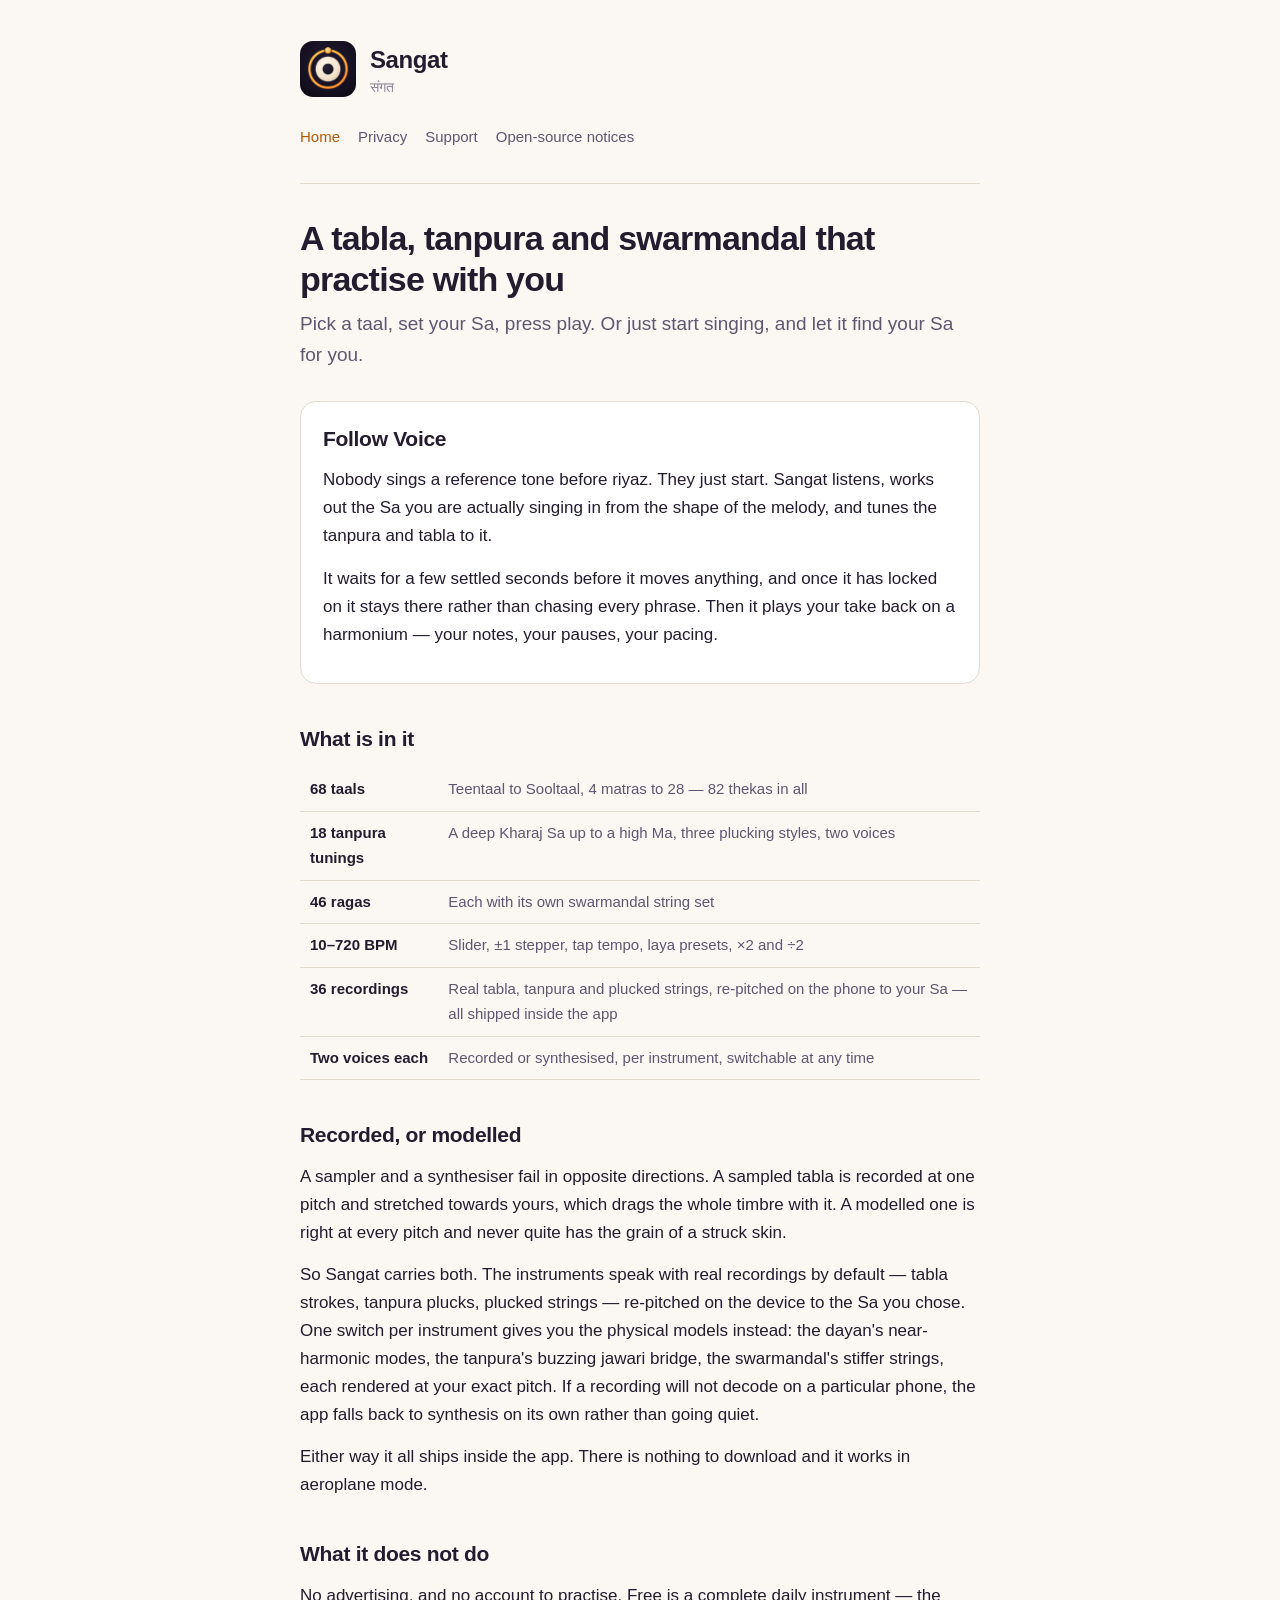
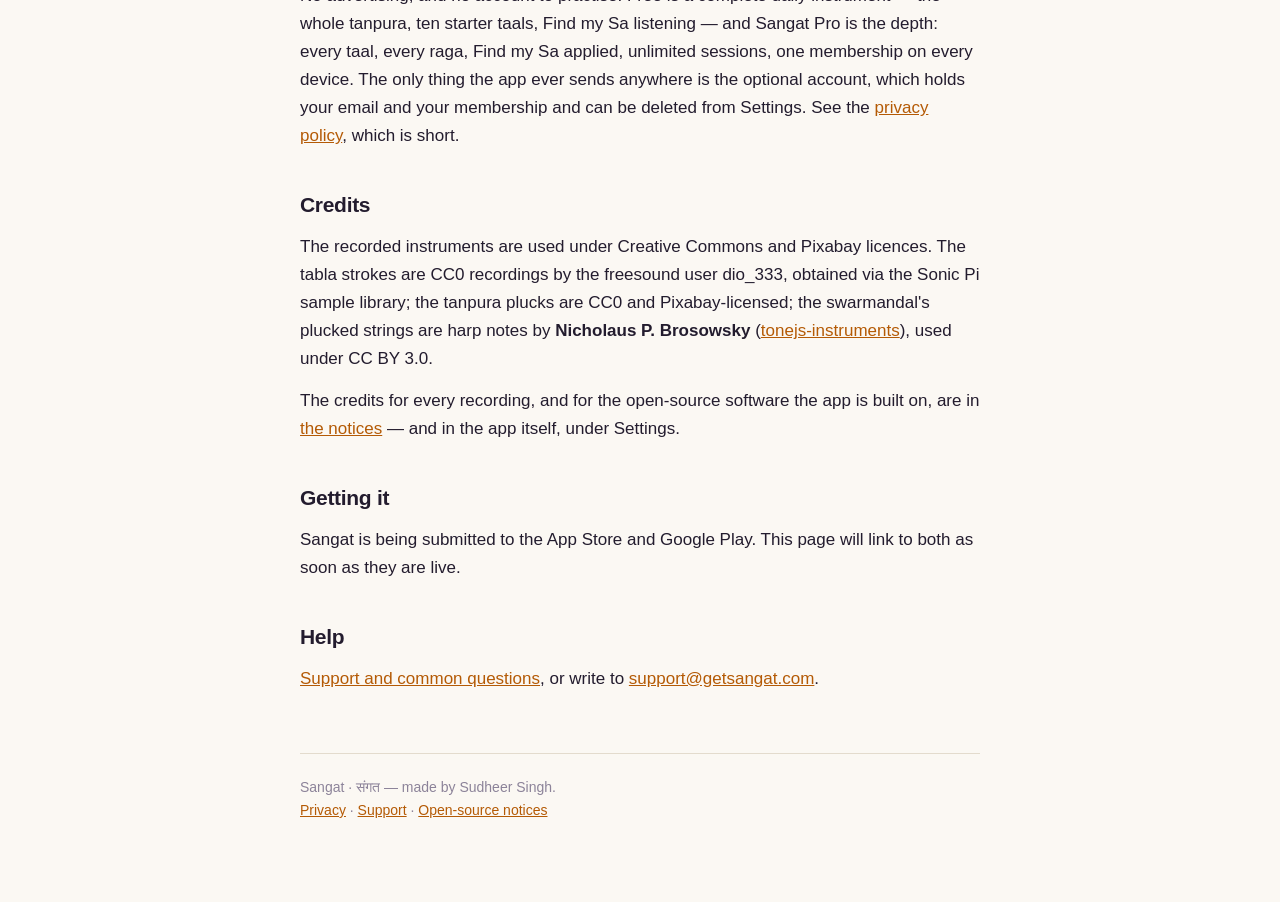
<file: index.html>
<!doctype html>
<html lang="en">
<head>
<meta charset="utf-8">
<meta name="viewport" content="width=device-width, initial-scale=1">
<title>Sangat — tabla, tanpura and swarmandal for riyaz</title>
<meta name="description" content="A tabla, tanpura and swarmandal that practise with you. 68 taals, 18 tanpura tunings, 46 ragas. It listens for your Sa and tunes itself. Recorded instruments; free to practise, with no account.">
<meta property="og:title" content="Sangat — tabla, tanpura and swarmandal for riyaz">
<meta property="og:description" content="68 taals, 18 tanpura tunings, 46 ragas. It listens for your Sa and tunes itself.">
<meta property="og:image" content="og.png">
<meta property="og:type" content="website">
<meta name="twitter:card" content="summary_large_image">
<link rel="stylesheet" href="style.css">
<link rel="icon" href="icon.png">
</head>
<body>
<div class="wrap">

<header>
  <img src="icon.png" alt="">
  <div>
    <div class="name">Sangat</div>
    <div class="script">संगत</div>
  </div>
</header>

<nav>
  <a href="index.html" aria-current="page">Home</a>
  <a href="privacy.html">Privacy</a>
  <a href="support.html">Support</a>
  <a href="notices.txt">Open-source notices</a>
</nav>

<h1>A tabla, tanpura and swarmandal that practise with you</h1>
<p class="lede">Pick a taal, set your Sa, press play. Or just start singing, and let it find your Sa for you.</p>

<div class="card">
  <h2>Follow Voice</h2>
  <p>Nobody sings a reference tone before riyaz. They just start. Sangat listens, works out the Sa you are actually singing in from the shape of the melody, and tunes the tanpura and tabla to it.</p>
  <p>It waits for a few settled seconds before it moves anything, and once it has locked on it stays there rather than chasing every phrase. Then it plays your take back on a harmonium — your notes, your pauses, your pacing.</p>
</div>

<h2>What is in it</h2>
<table>
  <tr><td><strong>68 taals</strong></td><td class="answer">Teentaal to Sooltaal, 4 matras to 28 — 82 thekas in all</td></tr>
  <tr><td><strong>18 tanpura tunings</strong></td><td class="answer">A deep Kharaj Sa up to a high Ma, three plucking styles, two voices</td></tr>
  <tr><td><strong>46 ragas</strong></td><td class="answer">Each with its own swarmandal string set</td></tr>
  <tr><td><strong>10–720 BPM</strong></td><td class="answer">Slider, ±1 stepper, tap tempo, laya presets, ×2 and ÷2</td></tr>
  <tr><td><strong>36 recordings</strong></td><td class="answer">Real tabla, tanpura and plucked strings, re-pitched on the phone to your Sa — all shipped inside the app</td></tr>
  <tr><td><strong>Two voices each</strong></td><td class="answer">Recorded or synthesised, per instrument, switchable at any time</td></tr>
</table>

<h2>Recorded, or modelled</h2>
<p>A sampler and a synthesiser fail in opposite directions. A sampled tabla is recorded at one pitch and stretched towards yours, which drags the whole timbre with it. A modelled one is right at every pitch and never quite has the grain of a struck skin.</p>
<p>So Sangat carries both. The instruments speak with real recordings by default — tabla strokes, tanpura plucks, plucked strings — re-pitched on the device to the Sa you chose. One switch per instrument gives you the physical models instead: the dayan's near-harmonic modes, the tanpura's buzzing jawari bridge, the swarmandal's stiffer strings, each rendered at your exact pitch. If a recording will not decode on a particular phone, the app falls back to synthesis on its own rather than going quiet.</p>
<p>Either way it all ships inside the app. There is nothing to download and it works in aeroplane mode.</p>

<h2>What it does not do</h2>
<p>No advertising, and no account to practise. Free is a complete daily instrument — the whole tanpura, ten starter taals, Find my Sa listening — and Sangat Pro is the depth: every taal, every raga, Find my Sa applied, unlimited sessions, one membership on every device. The only thing the app ever sends anywhere is the optional account, which holds your email and your membership and can be deleted from Settings. See the <a href="privacy.html">privacy policy</a>, which is short.</p>

<h2>Credits</h2>
<p>The recorded instruments are used under Creative Commons and Pixabay licences. The tabla strokes are CC0 recordings by the freesound user dio_333, obtained via the Sonic Pi sample library; the tanpura plucks are CC0 and Pixabay-licensed; the swarmandal's plucked strings are harp notes by <strong>Nicholaus P. Brosowsky</strong> (<a href="https://github.com/nbrosowsky/tonejs-instruments">tonejs-instruments</a>), used under CC BY 3.0.</p>
<p>The credits for every recording, and for the open-source software the app is built on, are in <a href="notices.txt">the notices</a> — and in the app itself, under Settings.</p>

<h2>Getting it</h2>
<p>Sangat is being submitted to the App Store and Google Play. This page will link to both as soon as they are live.</p>

<h2>Help</h2>
<p><a href="support.html">Support and common questions</a>, or write to <a href="mailto:support@getsangat.com">support@getsangat.com</a>.</p>

<footer>
  Sangat · संगत — made by Sudheer Singh.<br>
  <a href="privacy.html">Privacy</a> · <a href="support.html">Support</a> · <a href="notices.txt">Open-source notices</a>
</footer>

</div>
</body>
</html>
</file>
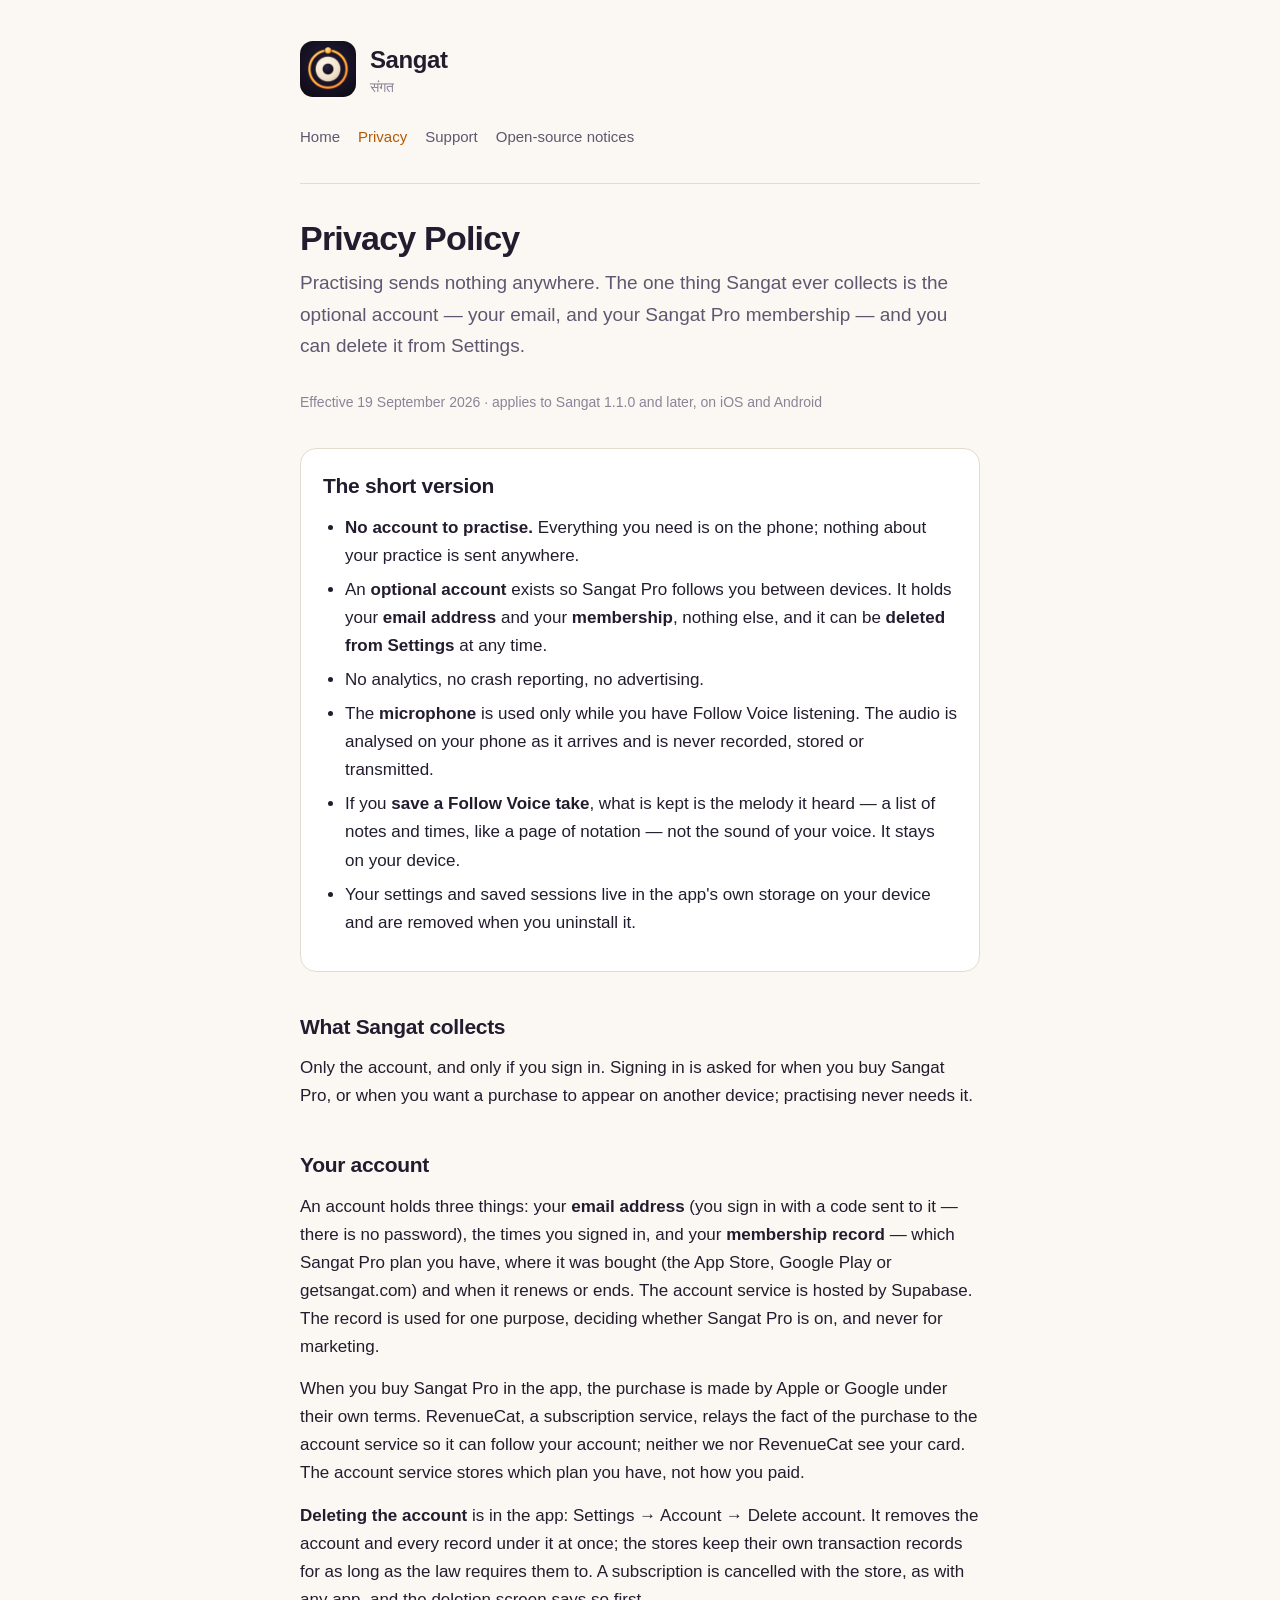
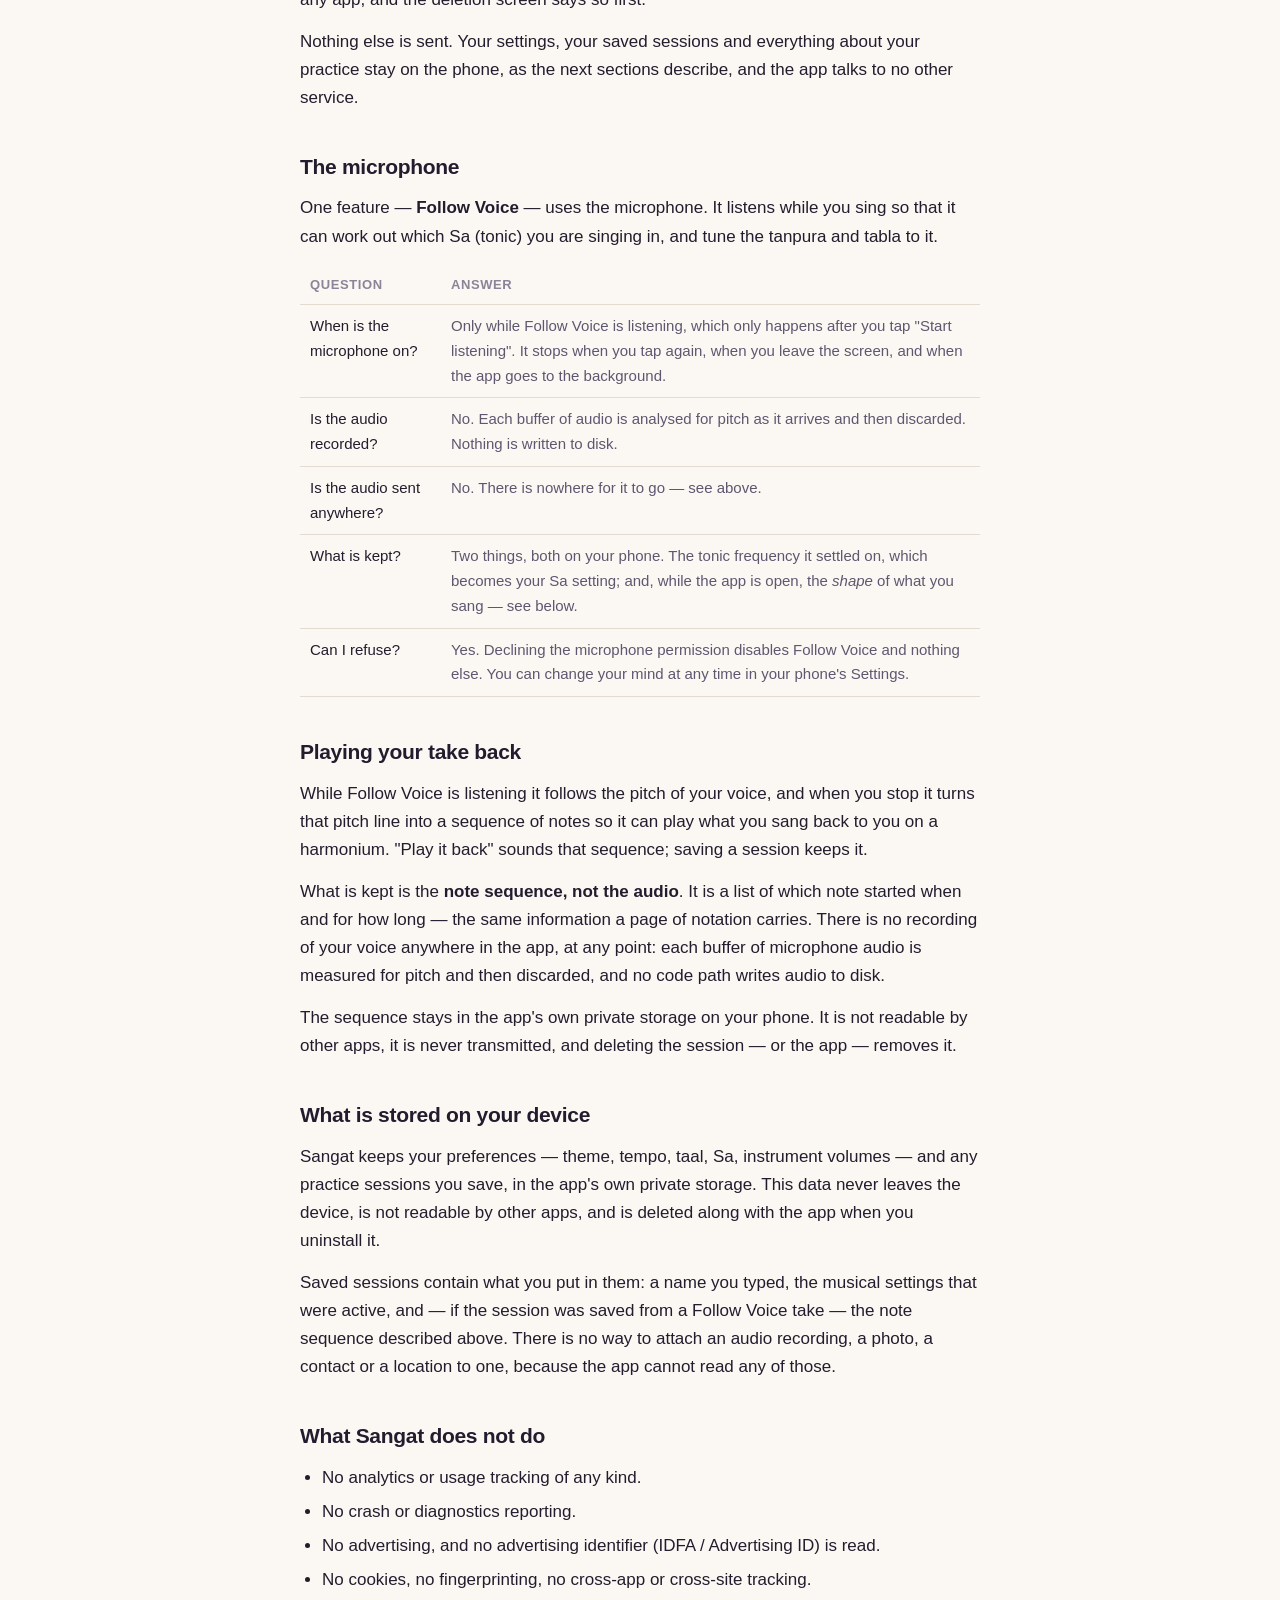
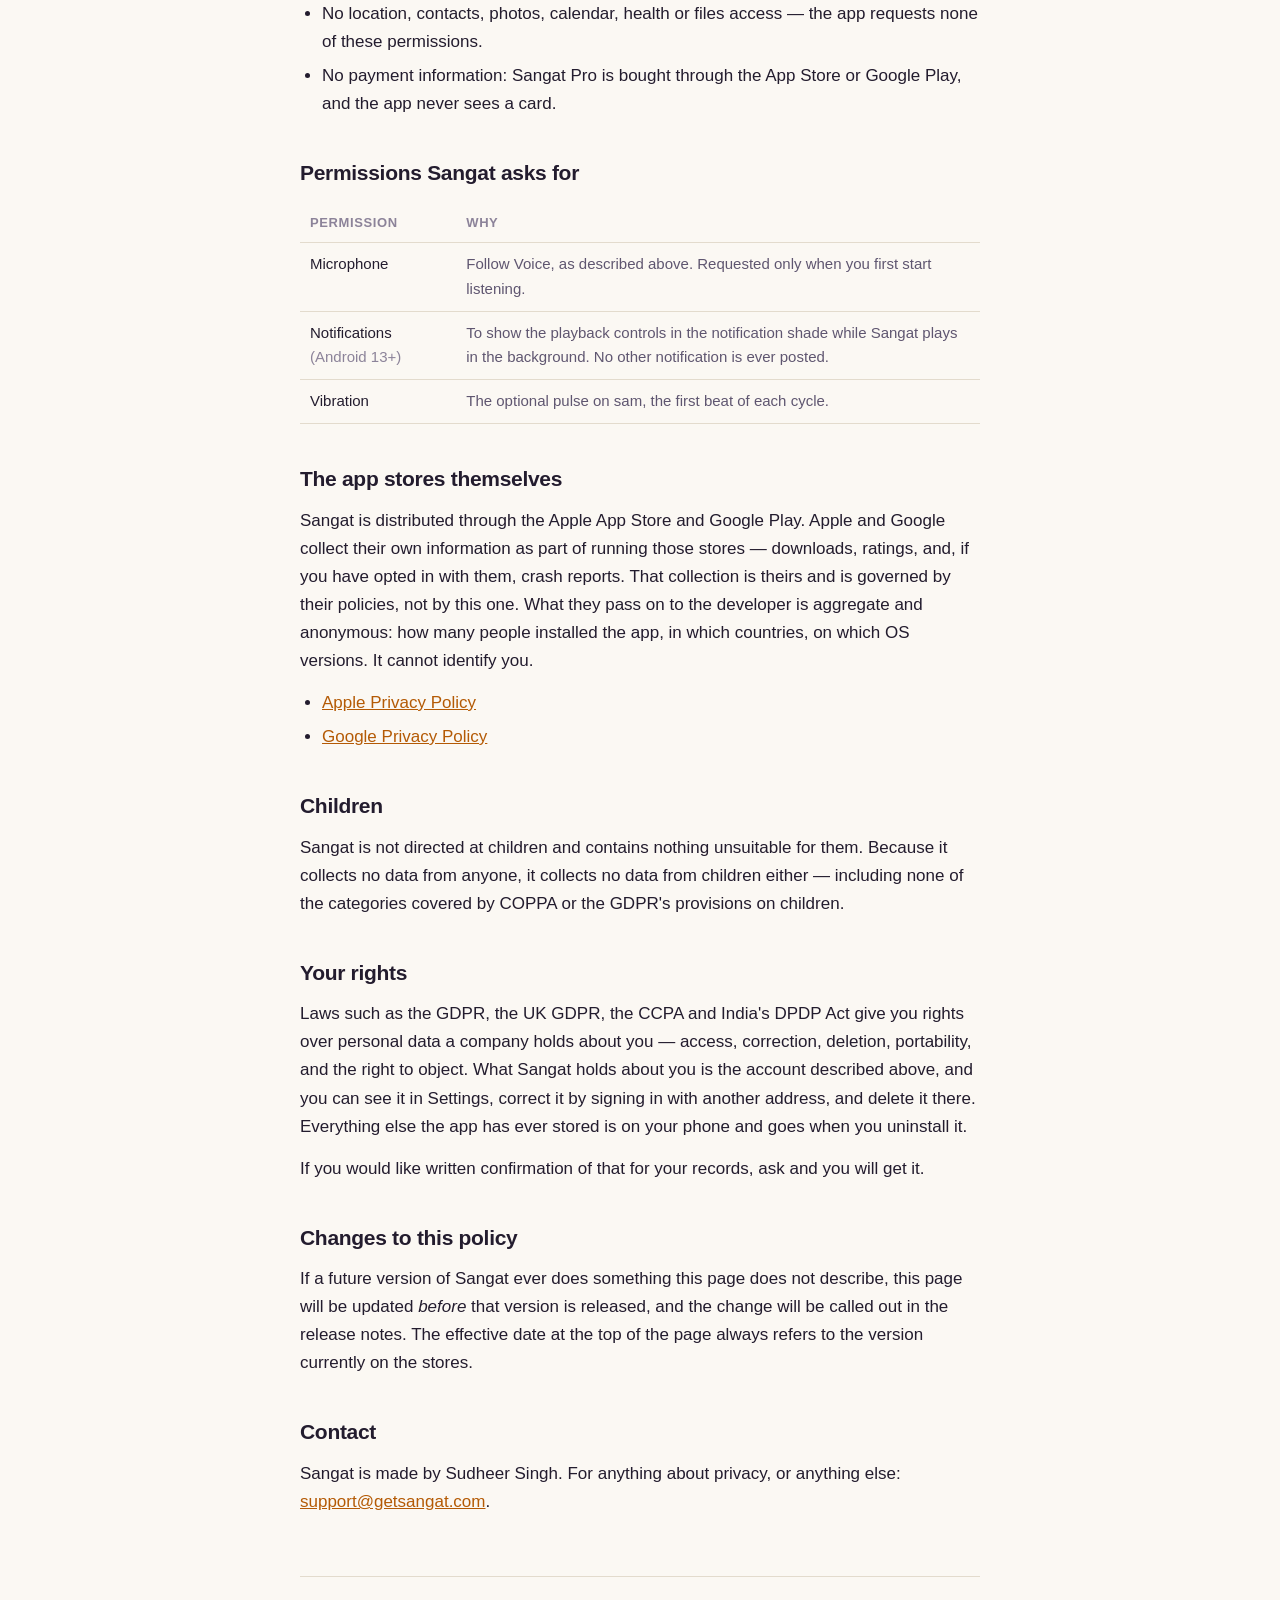
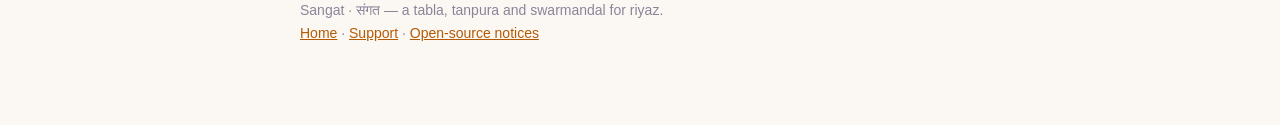
<file: privacy.html>
<!doctype html>
<html lang="en">
<head>
<meta charset="utf-8">
<meta name="viewport" content="width=device-width, initial-scale=1">
<title>Privacy Policy — Sangat</title>
<meta name="description" content="What Sangat keeps on your phone, what the optional account holds, what the microphone is used for, and how to delete everything.">
<link rel="stylesheet" href="style.css">
<link rel="icon" href="icon.png">
</head>
<body>
<div class="wrap">

<header>
  <img src="icon.png" alt="">
  <div>
    <div class="name">Sangat</div>
    <div class="script">संगत</div>
  </div>
</header>

<nav>
  <a href="index.html">Home</a>
  <a href="privacy.html" aria-current="page">Privacy</a>
  <a href="support.html">Support</a>
  <a href="notices.txt">Open-source notices</a>
</nav>

<h1>Privacy Policy</h1>
<p class="lede">Practising sends nothing anywhere. The one thing Sangat ever collects is the optional account — your email, and your Sangat Pro membership — and you can delete it from Settings.</p>
<p class="date">Effective 19 September 2026 · applies to Sangat 1.1.0 and later, on iOS and Android</p>

<div class="card">
  <h2>The short version</h2>
  <ul>
    <li><strong>No account to practise.</strong> Everything you need is on the phone; nothing about your practice is sent anywhere.</li>
    <li>An <strong>optional account</strong> exists so Sangat Pro follows you between devices. It holds your <strong>email address</strong> and your <strong>membership</strong>, nothing else, and it can be <strong>deleted from Settings</strong> at any time.</li>
    <li>No analytics, no crash reporting, no advertising.</li>
    <li>The <strong>microphone</strong> is used only while you have Follow Voice listening. The audio is analysed on your phone as it arrives and is never recorded, stored or transmitted.</li>
    <li>If you <strong>save a Follow Voice take</strong>, what is kept is the melody it heard — a list of notes and times, like a page of notation — not the sound of your voice. It stays on your device.</li>
    <li>Your settings and saved sessions live in the app's own storage on your device and are removed when you uninstall it.</li>
  </ul>
</div>

<h2>What Sangat collects</h2>
<p>Only the account, and only if you sign in. Signing in is asked for when you buy Sangat Pro, or when you want a purchase to appear on another device; practising never needs it.</p>
<h2>Your account</h2>
<p>An account holds three things: your <strong>email address</strong> (you sign in with a code sent to it — there is no password), the times you signed in, and your <strong>membership record</strong> — which Sangat Pro plan you have, where it was bought (the App Store, Google Play or getsangat.com) and when it renews or ends. The account service is hosted by Supabase. The record is used for one purpose, deciding whether Sangat Pro is on, and never for marketing.</p>
<p>When you buy Sangat Pro in the app, the purchase is made by Apple or Google under their own terms. RevenueCat, a subscription service, relays the fact of the purchase to the account service so it can follow your account; neither we nor RevenueCat see your card. The account service stores which plan you have, not how you paid.</p>
<p><strong>Deleting the account</strong> is in the app: Settings → Account → Delete account. It removes the account and every record under it at once; the stores keep their own transaction records for as long as the law requires them to. A subscription is cancelled with the store, as with any app, and the deletion screen says so first.</p>
<p>Nothing else is sent. Your settings, your saved sessions and everything about your practice stay on the phone, as the next sections describe, and the app talks to no other service.</p>

<h2>The microphone</h2>
<p>One feature — <strong>Follow Voice</strong> — uses the microphone. It listens while you sing so that it can work out which Sa (tonic) you are singing in, and tune the tanpura and tabla to it.</p>
<table>
  <tr><th>Question</th><th>Answer</th></tr>
  <tr><td>When is the microphone on?</td><td class="answer">Only while Follow Voice is listening, which only happens after you tap "Start listening". It stops when you tap again, when you leave the screen, and when the app goes to the background.</td></tr>
  <tr><td>Is the audio recorded?</td><td class="answer">No. Each buffer of audio is analysed for pitch as it arrives and then discarded. Nothing is written to disk.</td></tr>
  <tr><td>Is the audio sent anywhere?</td><td class="answer">No. There is nowhere for it to go — see above.</td></tr>
  <tr><td>What is kept?</td><td class="answer">Two things, both on your phone. The tonic frequency it settled on, which becomes your Sa setting; and, while the app is open, the <em>shape</em> of what you sang — see below.</td></tr>
  <tr><td>Can I refuse?</td><td class="answer">Yes. Declining the microphone permission disables Follow Voice and nothing else. You can change your mind at any time in your phone's Settings.</td></tr>
</table>

<h2>Playing your take back</h2>
<p>While Follow Voice is listening it follows the pitch of your voice, and when you stop it turns that pitch line into a sequence of notes so it can play what you sang back to you on a harmonium. "Play it back" sounds that sequence; saving a session keeps it.</p>
<p>What is kept is the <strong>note sequence, not the audio</strong>. It is a list of which note started when and for how long — the same information a page of notation carries. There is no recording of your voice anywhere in the app, at any point: each buffer of microphone audio is measured for pitch and then discarded, and no code path writes audio to disk.</p>
<p>The sequence stays in the app's own private storage on your phone. It is not readable by other apps, it is never transmitted, and deleting the session — or the app — removes it.</p>

<h2>What is stored on your device</h2>
<p>Sangat keeps your preferences — theme, tempo, taal, Sa, instrument volumes — and any practice sessions you save, in the app's own private storage. This data never leaves the device, is not readable by other apps, and is deleted along with the app when you uninstall it.</p>
<p>Saved sessions contain what you put in them: a name you typed, the musical settings that were active, and — if the session was saved from a Follow Voice take — the note sequence described above. There is no way to attach an audio recording, a photo, a contact or a location to one, because the app cannot read any of those.</p>

<h2>What Sangat does not do</h2>
<ul>
  <li>No analytics or usage tracking of any kind.</li>
  <li>No crash or diagnostics reporting.</li>
  <li>No advertising, and no advertising identifier (IDFA / Advertising ID) is read.</li>
  <li>No cookies, no fingerprinting, no cross-app or cross-site tracking.</li>
  <li>No location, contacts, photos, calendar, health or files access — the app requests none of these permissions.</li>
  <li>No payment information: Sangat Pro is bought through the App Store or Google Play, and the app never sees a card.</li>
</ul>

<h2>Permissions Sangat asks for</h2>
<table>
  <tr><th>Permission</th><th>Why</th></tr>
  <tr><td>Microphone</td><td class="answer">Follow Voice, as described above. Requested only when you first start listening.</td></tr>
  <tr><td>Notifications <span style="color:var(--faint)">(Android 13+)</span></td><td class="answer">To show the playback controls in the notification shade while Sangat plays in the background. No other notification is ever posted.</td></tr>
  <tr><td>Vibration</td><td class="answer">The optional pulse on sam, the first beat of each cycle.</td></tr>
</table>

<h2>The app stores themselves</h2>
<p>Sangat is distributed through the Apple App Store and Google Play. Apple and Google collect their own information as part of running those stores — downloads, ratings, and, if you have opted in with them, crash reports. That collection is theirs and is governed by their policies, not by this one. What they pass on to the developer is aggregate and anonymous: how many people installed the app, in which countries, on which OS versions. It cannot identify you.</p>
<ul>
  <li><a href="https://www.apple.com/legal/privacy/">Apple Privacy Policy</a></li>
  <li><a href="https://policies.google.com/privacy">Google Privacy Policy</a></li>
</ul>

<h2>Children</h2>
<p>Sangat is not directed at children and contains nothing unsuitable for them. Because it collects no data from anyone, it collects no data from children either — including none of the categories covered by COPPA or the GDPR's provisions on children.</p>

<h2>Your rights</h2>
<p>Laws such as the GDPR, the UK GDPR, the CCPA and India's DPDP Act give you rights over personal data a company holds about you — access, correction, deletion, portability, and the right to object. What Sangat holds about you is the account described above, and you can see it in Settings, correct it by signing in with another address, and delete it there. Everything else the app has ever stored is on your phone and goes when you uninstall it.</p>
<p>If you would like written confirmation of that for your records, ask and you will get it.</p>

<h2>Changes to this policy</h2>
<p>If a future version of Sangat ever does something this page does not describe, this page will be updated <em>before</em> that version is released, and the change will be called out in the release notes. The effective date at the top of the page always refers to the version currently on the stores.</p>

<h2>Contact</h2>
<p>Sangat is made by Sudheer Singh. For anything about privacy, or anything else: <a href="mailto:support@getsangat.com">support@getsangat.com</a>.</p>

<footer>
  Sangat · संगत — a tabla, tanpura and swarmandal for riyaz.<br>
  <a href="index.html">Home</a> · <a href="support.html">Support</a> · <a href="notices.txt">Open-source notices</a>
</footer>

</div>
</body>
</html>
</file>
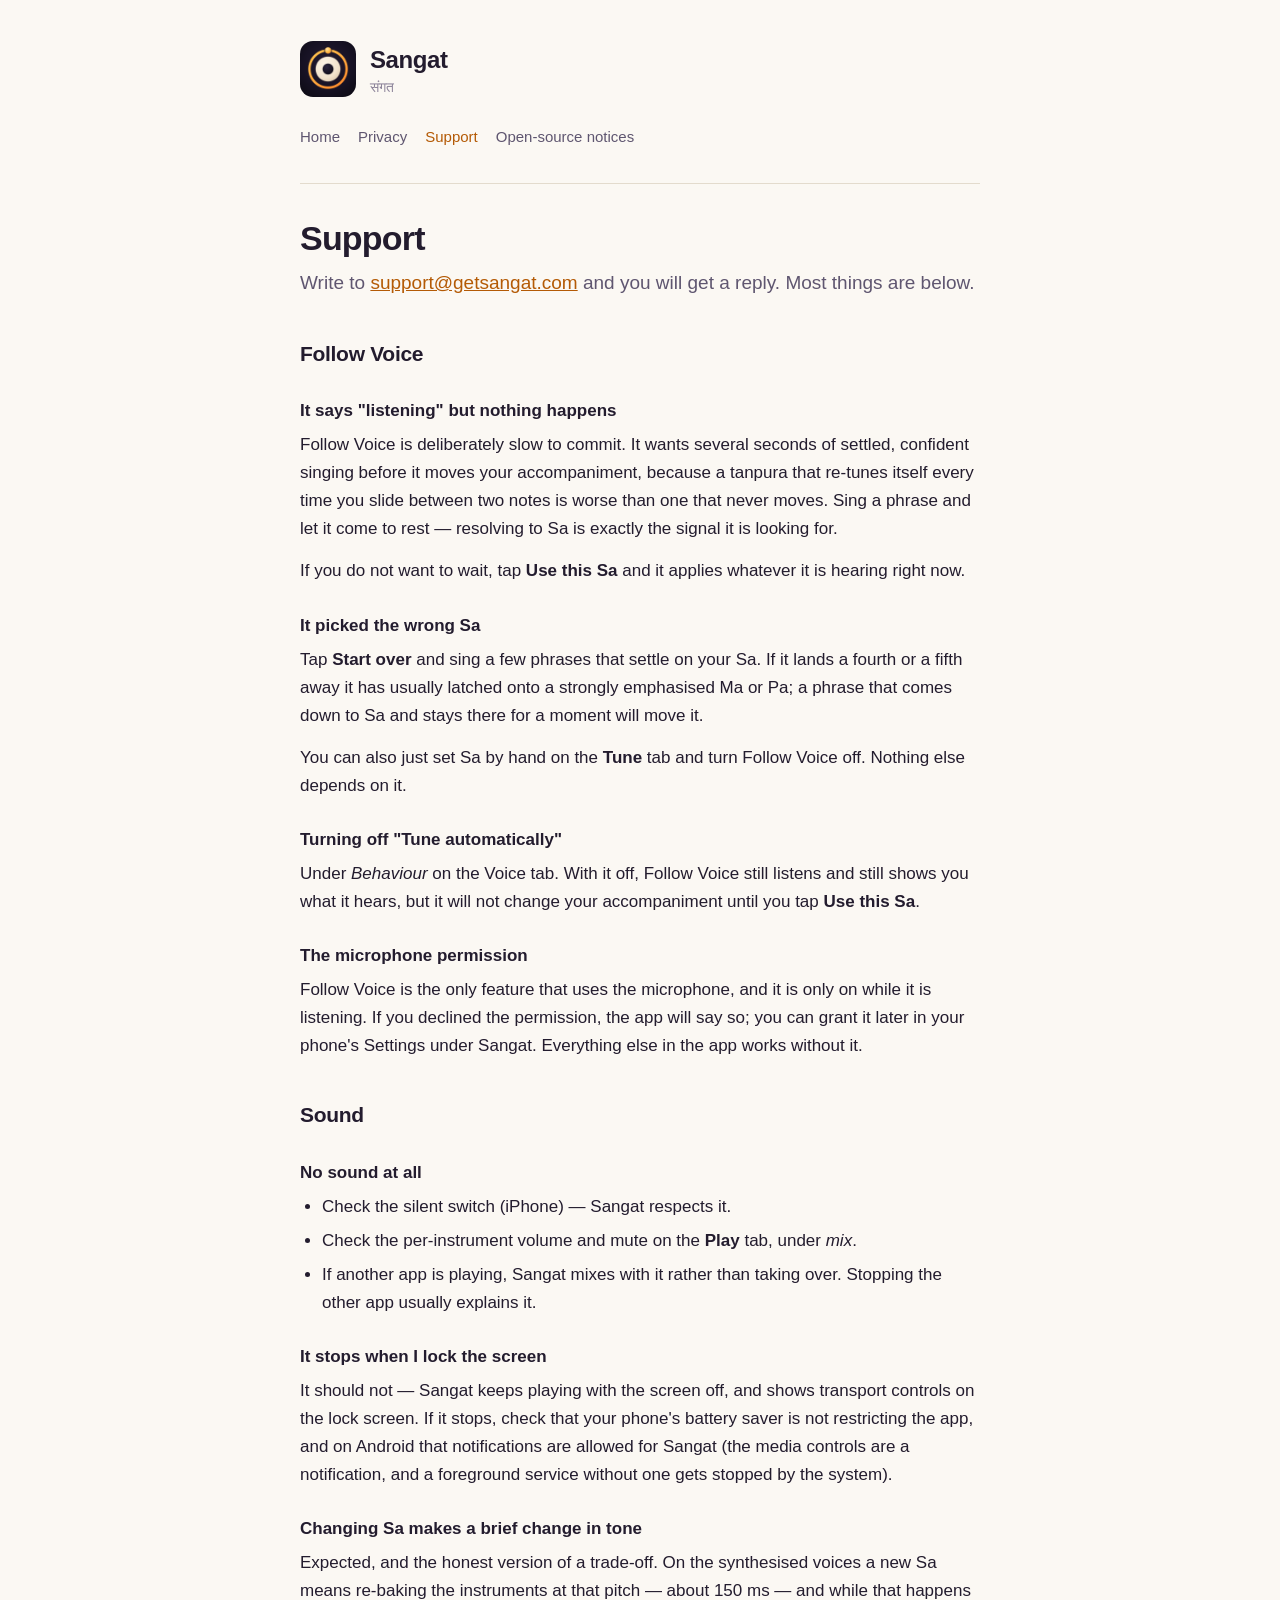
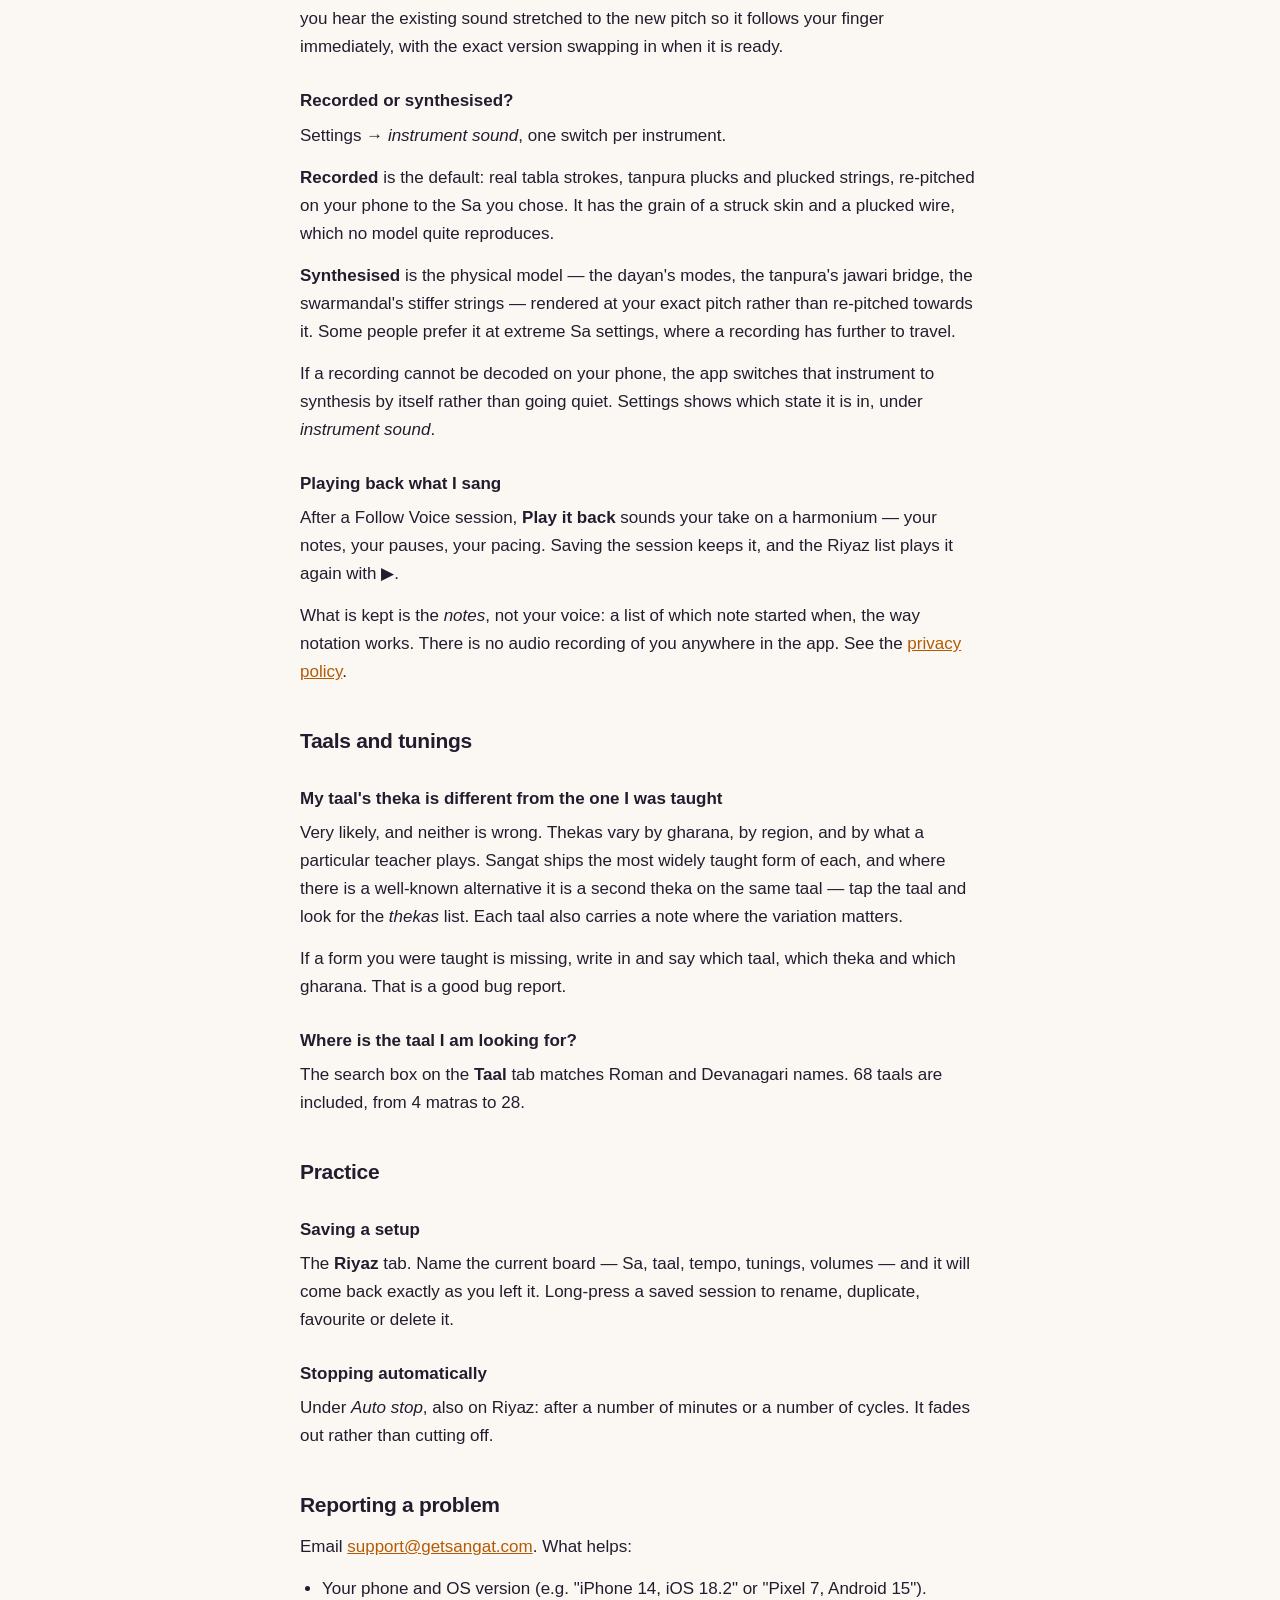
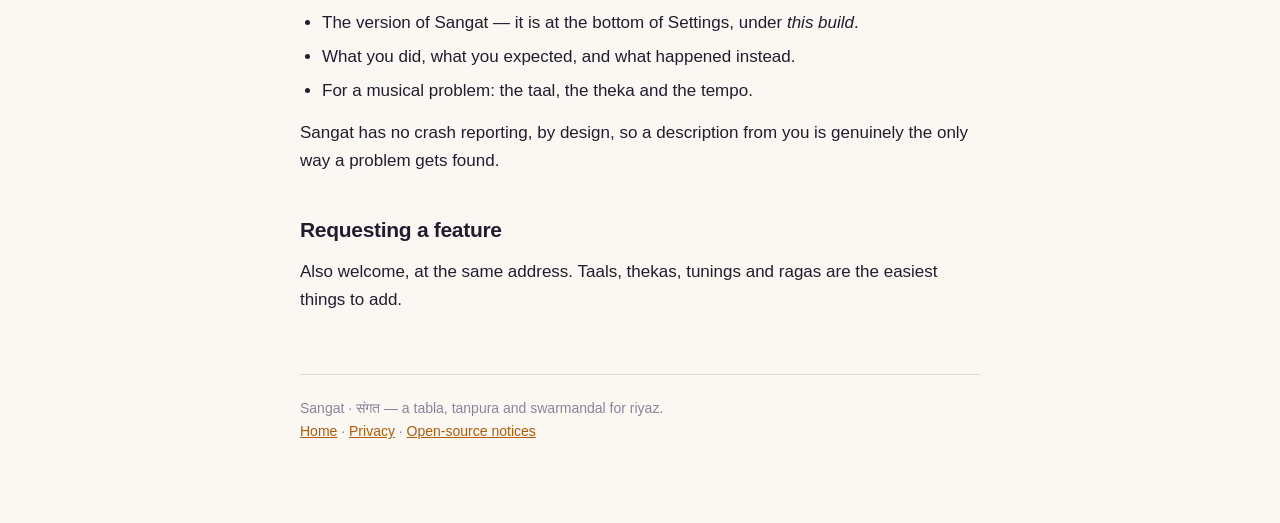
<file: support.html>
<!doctype html>
<html lang="en">
<head>
<meta charset="utf-8">
<meta name="viewport" content="width=device-width, initial-scale=1">
<title>Support — Sangat</title>
<meta name="description" content="Help with Sangat: Follow Voice, background playback, permissions, and how to report a problem.">
<link rel="stylesheet" href="style.css">
<link rel="icon" href="icon.png">
</head>
<body>
<div class="wrap">

<header>
  <img src="icon.png" alt="">
  <div>
    <div class="name">Sangat</div>
    <div class="script">संगत</div>
  </div>
</header>

<nav>
  <a href="index.html">Home</a>
  <a href="privacy.html">Privacy</a>
  <a href="support.html" aria-current="page">Support</a>
  <a href="notices.txt">Open-source notices</a>
</nav>

<h1>Support</h1>
<p class="lede">Write to <a href="mailto:support@getsangat.com">support@getsangat.com</a> and you will get a reply. Most things are below.</p>

<h2>Follow Voice</h2>

<h3>It says "listening" but nothing happens</h3>
<p>Follow Voice is deliberately slow to commit. It wants several seconds of settled, confident singing before it moves your accompaniment, because a tanpura that re-tunes itself every time you slide between two notes is worse than one that never moves. Sing a phrase and let it come to rest — resolving to Sa is exactly the signal it is looking for.</p>
<p>If you do not want to wait, tap <strong>Use this Sa</strong> and it applies whatever it is hearing right now.</p>

<h3>It picked the wrong Sa</h3>
<p>Tap <strong>Start over</strong> and sing a few phrases that settle on your Sa. If it lands a fourth or a fifth away it has usually latched onto a strongly emphasised Ma or Pa; a phrase that comes down to Sa and stays there for a moment will move it.</p>
<p>You can also just set Sa by hand on the <strong>Tune</strong> tab and turn Follow Voice off. Nothing else depends on it.</p>

<h3>Turning off "Tune automatically"</h3>
<p>Under <em>Behaviour</em> on the Voice tab. With it off, Follow Voice still listens and still shows you what it hears, but it will not change your accompaniment until you tap <strong>Use this Sa</strong>.</p>

<h3>The microphone permission</h3>
<p>Follow Voice is the only feature that uses the microphone, and it is only on while it is listening. If you declined the permission, the app will say so; you can grant it later in your phone's Settings under Sangat. Everything else in the app works without it.</p>

<h2>Sound</h2>

<h3>No sound at all</h3>
<ul>
  <li>Check the silent switch (iPhone) — Sangat respects it.</li>
  <li>Check the per-instrument volume and mute on the <strong>Play</strong> tab, under <em>mix</em>.</li>
  <li>If another app is playing, Sangat mixes with it rather than taking over. Stopping the other app usually explains it.</li>
</ul>

<h3>It stops when I lock the screen</h3>
<p>It should not — Sangat keeps playing with the screen off, and shows transport controls on the lock screen. If it stops, check that your phone's battery saver is not restricting the app, and on Android that notifications are allowed for Sangat (the media controls are a notification, and a foreground service without one gets stopped by the system).</p>

<h3>Changing Sa makes a brief change in tone</h3>
<p>Expected, and the honest version of a trade-off. On the synthesised voices a new Sa means re-baking the instruments at that pitch — about 150 ms — and while that happens you hear the existing sound stretched to the new pitch so it follows your finger immediately, with the exact version swapping in when it is ready.</p>

<h3>Recorded or synthesised?</h3>
<p>Settings → <em>instrument sound</em>, one switch per instrument.</p>
<p><strong>Recorded</strong> is the default: real tabla strokes, tanpura plucks and plucked strings, re-pitched on your phone to the Sa you chose. It has the grain of a struck skin and a plucked wire, which no model quite reproduces.</p>
<p><strong>Synthesised</strong> is the physical model — the dayan's modes, the tanpura's jawari bridge, the swarmandal's stiffer strings — rendered at your exact pitch rather than re-pitched towards it. Some people prefer it at extreme Sa settings, where a recording has further to travel.</p>
<p>If a recording cannot be decoded on your phone, the app switches that instrument to synthesis by itself rather than going quiet. Settings shows which state it is in, under <em>instrument sound</em>.</p>

<h3>Playing back what I sang</h3>
<p>After a Follow Voice session, <strong>Play it back</strong> sounds your take on a harmonium — your notes, your pauses, your pacing. Saving the session keeps it, and the Riyaz list plays it again with ▶.</p>
<p>What is kept is the <em>notes</em>, not your voice: a list of which note started when, the way notation works. There is no audio recording of you anywhere in the app. See the <a href="privacy.html">privacy policy</a>.</p>

<h2>Taals and tunings</h2>

<h3>My taal's theka is different from the one I was taught</h3>
<p>Very likely, and neither is wrong. Thekas vary by gharana, by region, and by what a particular teacher plays. Sangat ships the most widely taught form of each, and where there is a well-known alternative it is a second theka on the same taal — tap the taal and look for the <em>thekas</em> list. Each taal also carries a note where the variation matters.</p>
<p>If a form you were taught is missing, write in and say which taal, which theka and which gharana. That is a good bug report.</p>

<h3>Where is the taal I am looking for?</h3>
<p>The search box on the <strong>Taal</strong> tab matches Roman and Devanagari names. 68 taals are included, from 4 matras to 28.</p>

<h2>Practice</h2>

<h3>Saving a setup</h3>
<p>The <strong>Riyaz</strong> tab. Name the current board — Sa, taal, tempo, tunings, volumes — and it will come back exactly as you left it. Long-press a saved session to rename, duplicate, favourite or delete it.</p>

<h3>Stopping automatically</h3>
<p>Under <em>Auto stop</em>, also on Riyaz: after a number of minutes or a number of cycles. It fades out rather than cutting off.</p>

<h2>Reporting a problem</h2>
<p>Email <a href="mailto:support@getsangat.com">support@getsangat.com</a>. What helps:</p>
<ul>
  <li>Your phone and OS version (e.g. "iPhone 14, iOS 18.2" or "Pixel 7, Android 15").</li>
  <li>The version of Sangat — it is at the bottom of Settings, under <em>this build</em>.</li>
  <li>What you did, what you expected, and what happened instead.</li>
  <li>For a musical problem: the taal, the theka and the tempo.</li>
</ul>
<p>Sangat has no crash reporting, by design, so a description from you is genuinely the only way a problem gets found.</p>

<h2>Requesting a feature</h2>
<p>Also welcome, at the same address. Taals, thekas, tunings and ragas are the easiest things to add.</p>

<footer>
  Sangat · संगत — a tabla, tanpura and swarmandal for riyaz.<br>
  <a href="index.html">Home</a> · <a href="privacy.html">Privacy</a> · <a href="notices.txt">Open-source notices</a>
</footer>

</div>
</body>
</html>
</file>
<file: style.css>
/*
  One stylesheet for the three pages the stores require a link to.

  No web fonts, no analytics, no third-party anything — the site says the app
  makes no network requests, and a privacy policy served from a page that phones
  a font CDN is not a good look. Everything here is one file and the system font
  stack.
*/

:root {
  --bg: #fbf8f3;
  --surface: #ffffff;
  --border: #e3dbcd;
  --text: #231c2e;
  --muted: #5f5670;
  --faint: #8c8399;
  --accent: #b45a05;
}

@media (prefers-color-scheme: dark) {
  :root {
    --bg: #0d0b14;
    --surface: #16131f;
    --border: #2a2438;
    --text: #f5f1fa;
    --muted: #a79fbc;
    --faint: #6f6785;
    --accent: #ffa83d;
  }
}

* { box-sizing: border-box; }

html { -webkit-text-size-adjust: 100%; }

body {
  margin: 0;
  padding: 0 20px 80px;
  background: var(--bg);
  color: var(--text);
  font: 17px/1.65 -apple-system, BlinkMacSystemFont, "Segoe UI", Roboto, "Helvetica Neue", Arial, sans-serif;
}

.wrap { max-width: 680px; margin: 0 auto; }

header {
  display: flex;
  align-items: center;
  gap: 14px;
  padding: 40px 0 8px;
}

header img { width: 56px; height: 56px; border-radius: 13px; }
header .name { font-size: 24px; font-weight: 700; letter-spacing: -0.4px; }
header .script { color: var(--faint); font-size: 14px; margin-top: -4px; }

nav {
  display: flex;
  gap: 18px;
  padding: 18px 0 34px;
  border-bottom: 1px solid var(--border);
  margin-bottom: 34px;
  flex-wrap: wrap;
}

nav a { color: var(--muted); text-decoration: none; font-size: 15px; }
nav a:hover, nav a[aria-current] { color: var(--accent); }

h1 { font-size: 34px; line-height: 1.2; letter-spacing: -0.8px; margin: 0 0 8px; }
h2 { font-size: 21px; letter-spacing: -0.3px; margin: 38px 0 10px; }
h3 { font-size: 17px; margin: 26px 0 6px; }
p { margin: 0 0 14px; }
ul { padding-left: 22px; margin: 0 0 14px; }
li { margin-bottom: 6px; }
a { color: var(--accent); }
strong { font-weight: 650; }

.lede { font-size: 19px; color: var(--muted); margin-bottom: 30px; }
.date { color: var(--faint); font-size: 14px; margin-bottom: 34px; }

.card {
  background: var(--surface);
  border: 1px solid var(--border);
  border-radius: 16px;
  padding: 20px 22px;
  margin: 22px 0;
}

.card h2 { margin-top: 0; }

.answer { color: var(--muted); }

table { border-collapse: collapse; width: 100%; font-size: 15px; margin: 12px 0 20px; }
th, td { text-align: left; padding: 9px 10px; border-bottom: 1px solid var(--border); vertical-align: top; }
th { color: var(--faint); font-weight: 600; font-size: 13px; text-transform: uppercase; letter-spacing: 0.6px; }

footer {
  margin-top: 60px;
  padding-top: 22px;
  border-top: 1px solid var(--border);
  color: var(--faint);
  font-size: 14px;
}

code {
  font: 14px/1.5 ui-monospace, SFMono-Regular, Menlo, monospace;
  background: var(--surface);
  border: 1px solid var(--border);
  border-radius: 5px;
  padding: 1px 5px;
}
</file>
